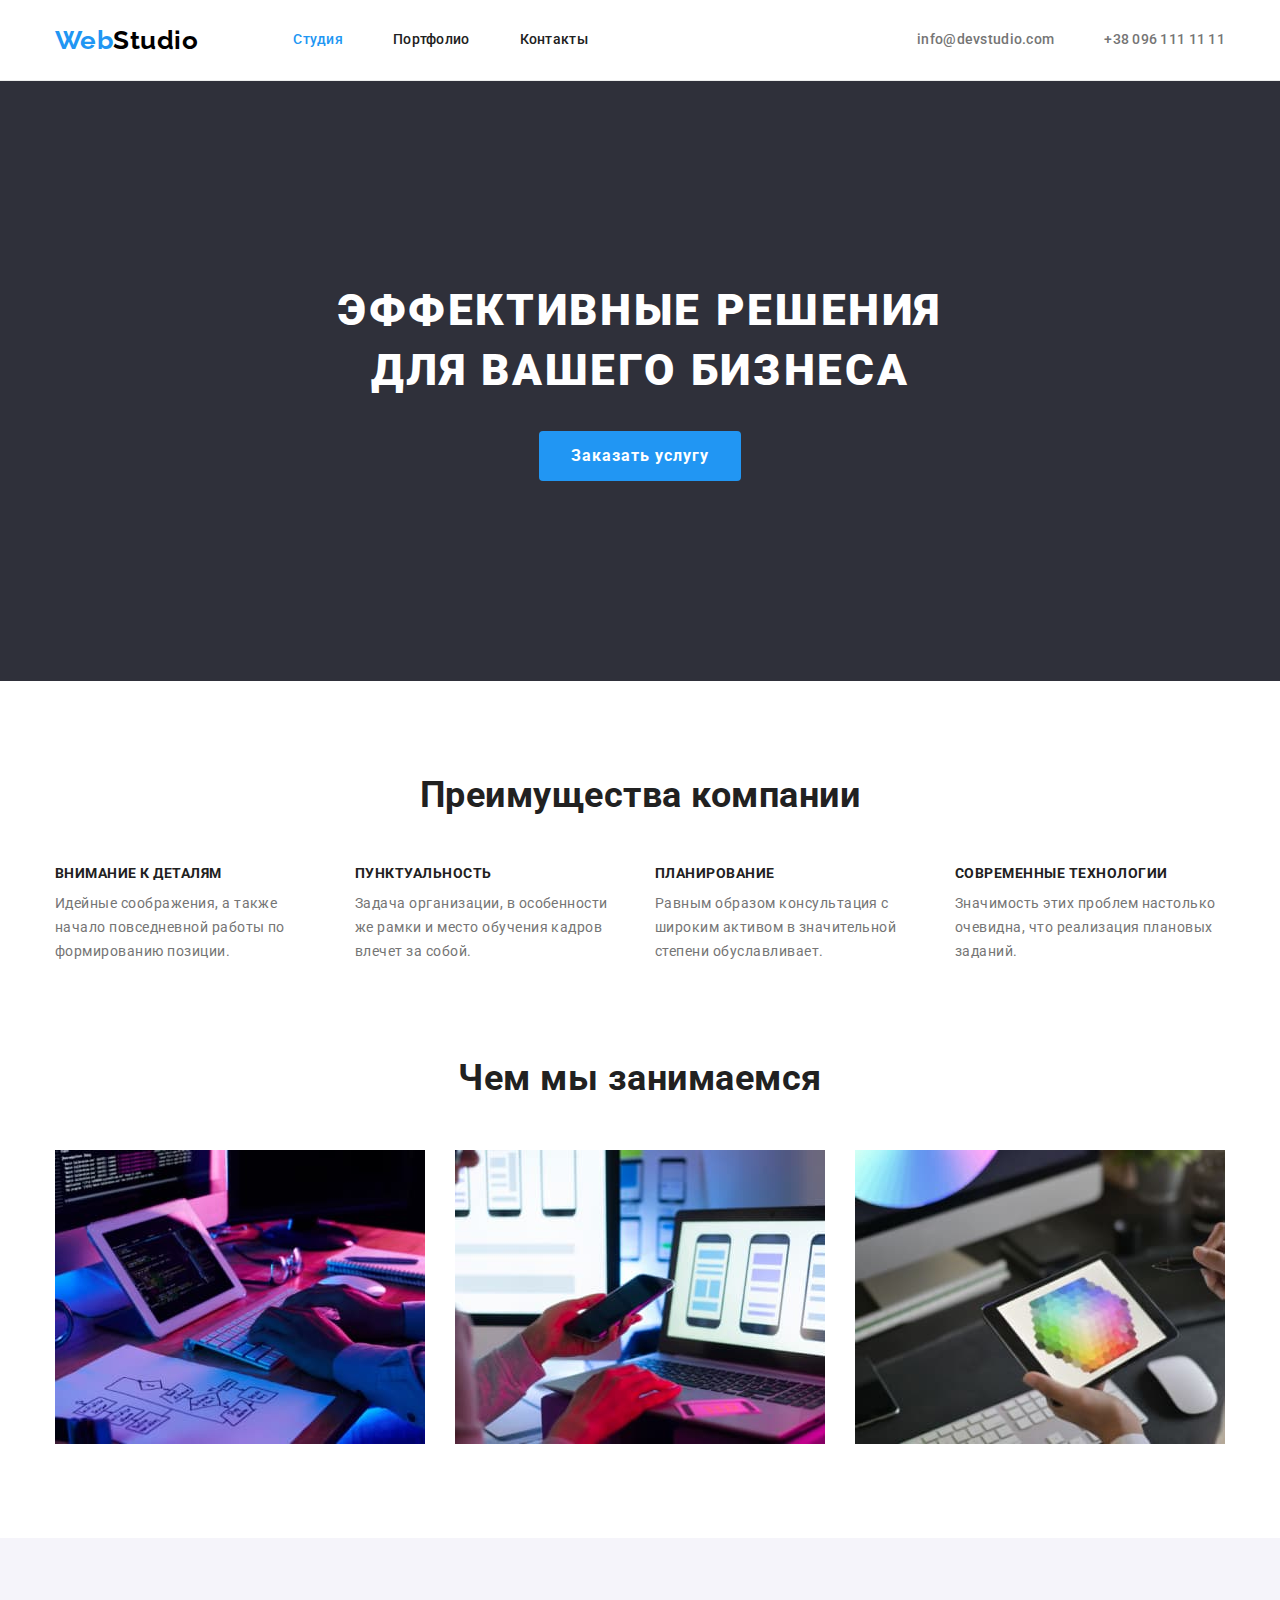
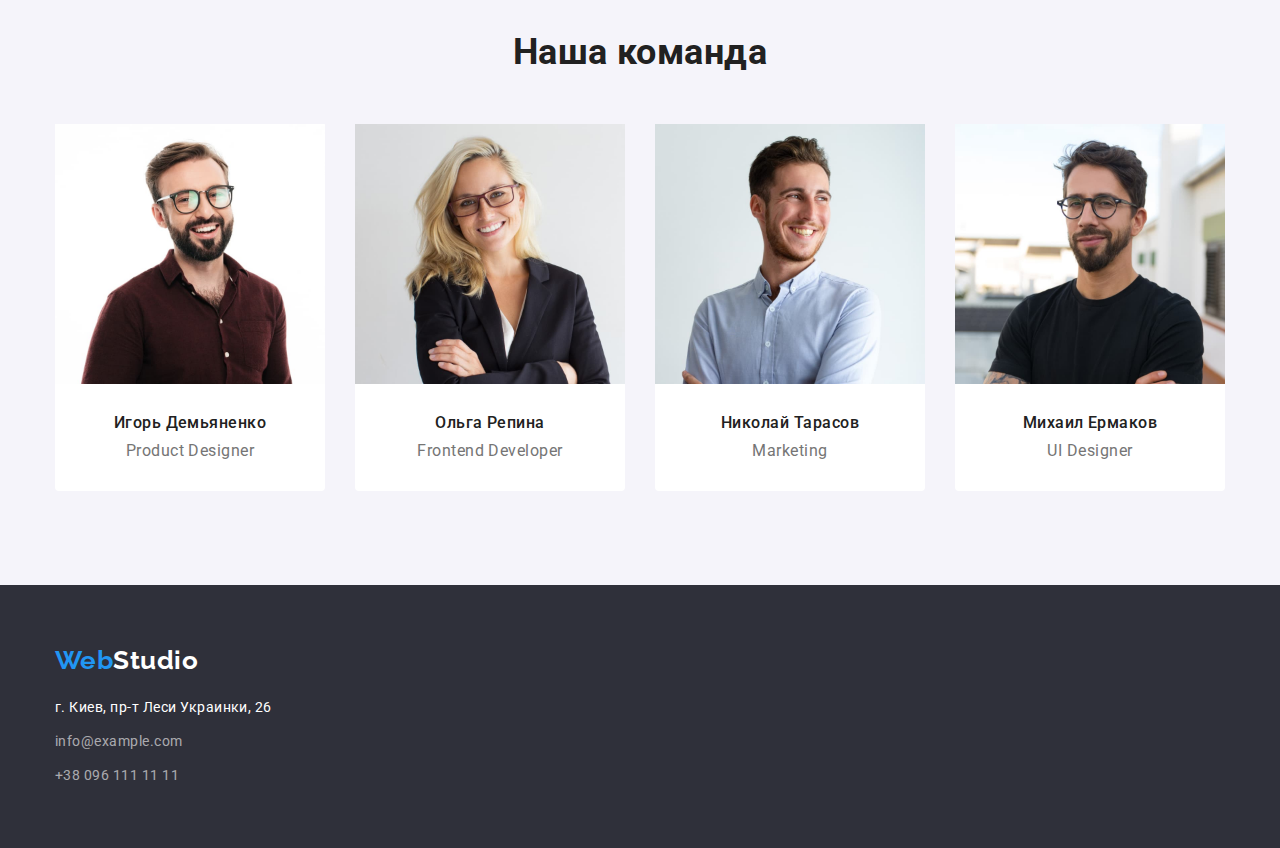
<file: index.html>
<!DOCTYPE html>
<html lang="ru">
<head>
    <meta charset="UTF-8">
    <meta http-equiv="X-UA-Compatible" content="IE=edge">
    <meta name="viewport" content="width=device-width, initial-scale=1.0">
    <title>Студия</title>
    <link rel="stylesheet" href="https://cdnjs.cloudflare.com/ajax/libs/modern-normalize/1.1.0/modern-normalize.css"
        integrity="sha512-Y0MM+V6ymRKN2zStTqzQ227DWhhp4Mzdo6gnlRnuaNCbc+YN/ZH0sBCLTM4M0oSy9c9VKiCvd4Jk44aCLrNS5Q=="
        crossorigin="anonymous" referrerpolicy="no-referrer" />
    <link rel="preconnect" href="https://fonts.googleapis.com">
    <link rel="preconnect" href="https://fonts.gstatic.com" crossorigin>
    <link href="https://fonts.googleapis.com/css2?family=Raleway:wght@700&family=Roboto:wght@400;500;700;900&display=swap" rel="stylesheet">
    <link rel="stylesheet" href="./css/styles.css">
</head>
<body>
    <!--шапка сайта студии-->
    <header>
        <!--навигация-->
        <div class="container header-nav">
        <nav class="main-nav">
            <a class="logo link" href="./index.html">Web<span class="logo-header-end">Studio</span></a>
            <ul class="site-nav list">
                <li class="item"><a href="./index.html" class="current link">Студия</a>
                </li>
                <li class="item" ><a href="./portfolio.html" class="link">Портфолио</a>
                </li>
                <li class="item" ><a href="" class="link">Контакты</a>
                </li>
            </ul>
        </nav>
        <!--связь-->
        <ul class="contacts list">
            <li class="item">
                <a href="mailto:info@devstudio.com" class="link">info@devstudio.com</a>
            </li>
            <li  class="item">
                <a href="tel:+380961111111" class="link">+38 096 111 11 11</a>
            </li>
        </ul>
        </div>
        
    </header>
    <main>
        <!--герой-->
        <section class="hero">
            <h1 class="hero-title">Эффективные решения <br> для вашего бизнеса</h1>
            <button class="hero-button button" type="button">Заказать услугу</button>
        </section>
        <!--секция преимущества компании-->
        <section class="section">
            <div class="container">
                <h2 class="section-title">Преимущества компании</h2>
                <ul class="advantage list">
                    <li class="item">
                        <h3 class="advantage-title">Внимание к деталям</h3>
                        <p class="advantage-text">Идейные соображения, а также начало повседневной работы по формированию позиции.</p>
                    </li>
                    <li class="item">
                        <h3 class="advantage-title">Пунктуальность</h3>
                        <p class="advantage-text">Задача организации, в особенности же рамки и место обучения кадров влечет за собой.
                        </p>
                    </li>
                    <li class="item">
                        <h3 class="advantage-title">Планирование</h3>
                        <p class="advantage-text">Равным образом консультация с широким активом в значительной степени обуславливает.
                        </p>
                    </li>
                    <li class="item">
                        <h3 class="advantage-title">Современные технологии</h3>
                        <p class="advantage-text">Значимость этих проблем настолько очевидна, что реализация плановых заданий.</p>
                    </li>
                </ul>
            </div>            
        </section>
        <!--секция чем занимается компания-->
        <section class="specialization-section section">
            <div class="container">
                <h2 class="section-title">Чем мы занимаемся</h2>
                <ul class="specialization list">
                    <li class="item"><img src="images/optimg1.jpg" alt="работа  за  компьютером" width="370" height="294">
                    </li>
                    <li class="item"><img src="images/optimg2.jpg" alt="взаимодействие с разными гаджетами" width="370" height="294">
                    </li>
                    <li class="item"><img src="images/optimg3.jpg" alt="оформление графических интерфейсов" width="370" height="294">
                    </li>
                </ul>
            </div>           
        </section>
        <!--секция наша команда-->
        <section class="our-team section">
            <div class="container">
                <h2 class="section-title">Наша команда</h2>
                <ul class="team list">
                    <li class="item"><img class="team-photo" src="images/img1.jpg" alt="Игорь Демьяненко" width="270" height="260">
                        <div class="team-text">
                            <h3 class="team-title">Игорь Демьяненко</h3>
                            <p class="team-profession" lang="en">Product Designer</p>
                        </div>                        
                    </li>

                    <li class="item"><img class="team-photo" src="images/img2.jpg" alt="Ольга Репина" width="270" height="260">
                        <div class="team-text">
                            <h3 class="team-title">Ольга Репина</h3>
                            <p class="team-profession" lang="en">Frontend Developer</p>
                        </div>
                    </li>

                    <li class="item"><img class="team-photo" src="images/img3.jpg" alt="Николай Тарасов" width="270" height="260">
                        <div class="team-text">
                            <h3 class="team-title">Николай Тарасов</h3>
                            <p class="team-profession" lang="en">Marketing</p>
                        </div>

                    </li>

                    <li class="item"><img class="team-photo" src="images/img4.jpg" alt="Михаил Ермаков" width="270" height="260">
                        <div class="team-text">
                            <h3 class="team-title">Михаил Ермаков</h3>
                            <p class="team-profession" lang="en">UI Designer</p>
                        </div>                        
                    </li>
                </ul>
            </div>            
        </section>  
    </main>
    <!--подвал страницы-->
    <footer class="footer">
        <div class="container">
            <div class="logo-footer">
                <a class="logo link" href="./index.html">Web<span class="logo-footer-end">Studio</span></a>
            </div>
                <address class="adress">
                <p class="adress-location">г. Киев, пр-т Леси Украинки, 26</p>
                <ul class="adress-contacts list">
                    <li class="adress-contact-item">
                        <a href="mailto:info@example.com" class="footer-mail link">info@example.com</a>
                    </li>
                    <li class="adress-contact-item">
                        <a href="tel:+380961111111" class="footer-tel link">+38 096 111 11 11</a>
                    </li>
                </ul>
            </address>
        </div>
    </footer>    
</body>
</html>
</file>
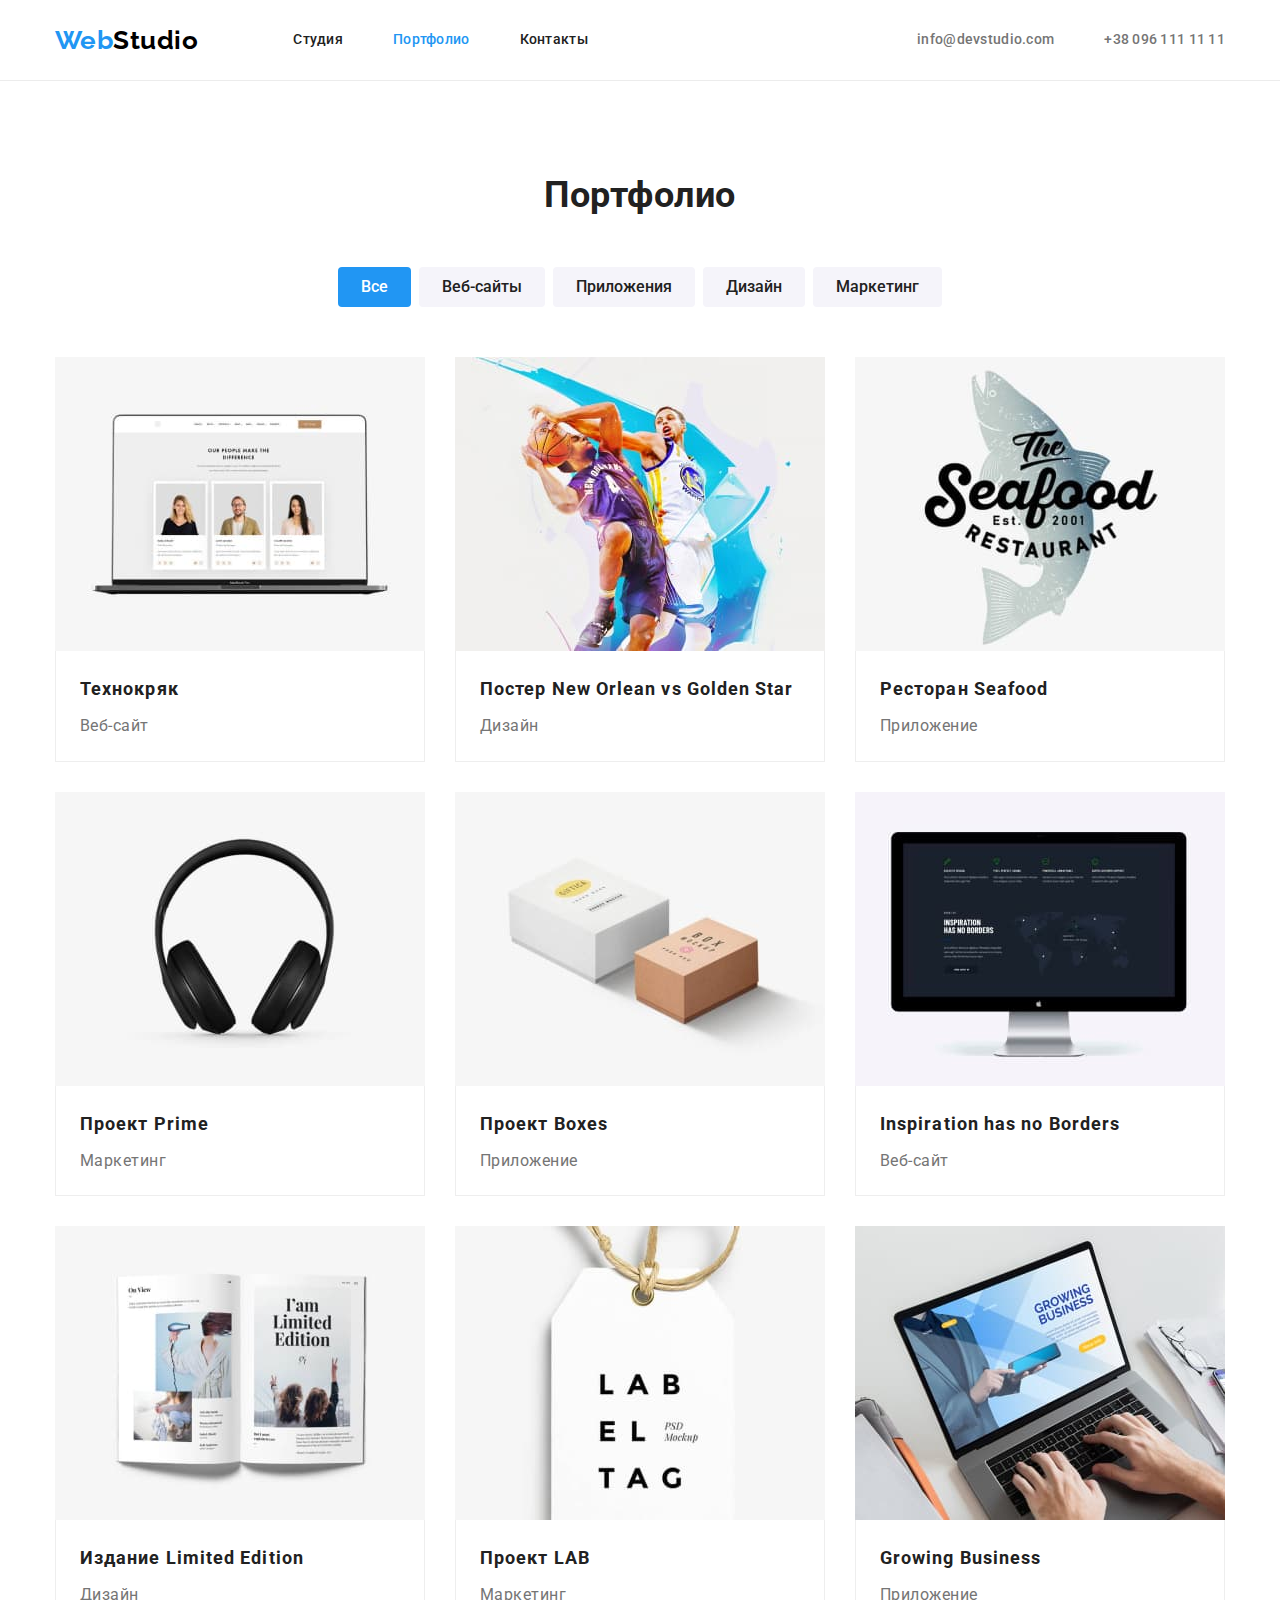
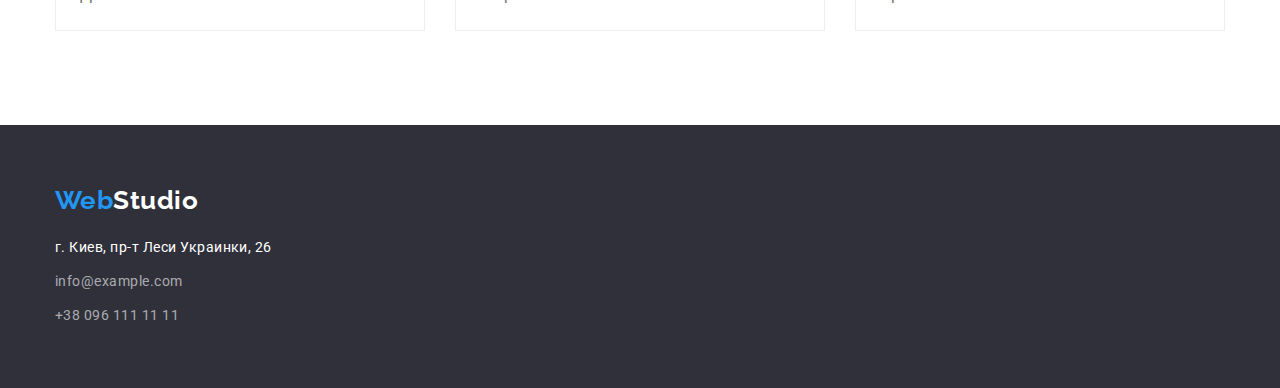
<file: portfolio.html>
<!DOCTYPE html>
<html lang="en">
<head>
    <meta charset="UTF-8">
    <meta http-equiv="X-UA-Compatible" content="IE=edge">
    <meta name="viewport" content="width=device-width, initial-scale=1.0">
    <title>Портфолио</title>
    <link rel="stylesheet" href="https://cdnjs.cloudflare.com/ajax/libs/modern-normalize/1.1.0/modern-normalize.css"
        integrity="sha512-Y0MM+V6ymRKN2zStTqzQ227DWhhp4Mzdo6gnlRnuaNCbc+YN/ZH0sBCLTM4M0oSy9c9VKiCvd4Jk44aCLrNS5Q=="
        crossorigin="anonymous" referrerpolicy="no-referrer"/>
    <link rel="preconnect" href="https://fonts.googleapis.com">
    <link rel="preconnect" href="https://fonts.gstatic.com" crossorigin>
    <link href="https://fonts.googleapis.com/css2?family=Raleway:wght@700&family=Roboto:wght@400;500;700;900&display=swap"
        rel="stylesheet">
    <link rel="stylesheet" href="./css/styles.css">
</head>
<body>
    <!--шапка сайта студии-->
    <header>
        <!--навигация-->
        <div class="container header-nav">
            <nav class="main-nav">
                <a class="logo link" href="./index.html">Web<span class="logo-header-end">Studio</span></a>
                <ul class="site-nav list">
                    <li class="item"><a href="./index.html" class="link">Студия</a>
                    </li>
                    <li class="item"><a href="./portfolio.html" class="current link">Портфолио</a>
                    </li>
                    <li class="item"><a href="" class="link">Контакты</a>
                    </li>
                </ul>
            </nav>
            <!--связь-->
            <ul class="contacts list">
                <li class="item">
                    <a href="mailto:info@devstudio.com" class="link">info@devstudio.com</a>
                </li>
                <li class="item">
                    <a href="tel:+380961111111" class="link">+38 096 111 11 11</a>
                </li>
            </ul>
        </div>
    
    </header>
    <!--проекты компании-->
    <main>
        <section class="section">
            <div class="container">
                <h1 class="section-title">Портфолио</h1>
                <ul class="portfolio-buttons list">
                    <li class="item"><button class="button active-btn" type="button">Все</button></li>
                    <li class="item"><button class="button" type="button">Веб-сайты</button></li>
                    <li class="item"><button class="button" type="button">Приложения</button></li>
                    <li class="item"><button class="button" type="button">Дизайн</button></li>
                    <li class="item"><button class="button" type="button">Маркетинг</button></li>
                </ul>
                <ul class="project list">
                    <li class="item">
                        <a href="" class="link"><img src="images/img-a.jpg" alt="Ноутбук" width="370" height="294">
                           <div class="project-text">
                                <h2 class="project-title">Технокряк</h2>
                                <p class="project-type">Веб-сайт</p>
                           </div>
                        </a>
                    </li>

                    <li class="item">
                        <a href="" class="link"><img src="images/img-b.jpg" alt="баскетболисти" width="370" height="294">
                            <div class="project-text">
                                <h2 class="project-title">Постер <span lang="en">New Orlean vs Golden Star</span></h2>
                                <p class="project-type">Дизайн</p>
                            </div>
                        </a>
                    </li>

                    <li class="item">
                        <a href="" class="link"><img class="portfolio-img" src="images/img-c.jpg" alt="логотип ресторана рыба с текстом" width="370"
                                height="294">
                           <div class="project-text">
                                <h2 class="project-title">Ресторан <span lang="en">Seafood</span></h2>
                                <p class="project-type">Приложение</p>
                           </div>
                        </a>
                    </li>

                    <li class="item">
                        <a href="" class="link"><img src="images/img-d.jpg" alt="полноразмерные наушники" width="370" height="294">
                            <div class="project-text">
                                <h2 class="project-title">Проект <span lang="en">Prime</span></h2>
                                <p class="project-type">Маркетинг</p>
                            </div>
                        </a>
                    </li>

                    <li class="item">
                        <a href="" class="link"><img src="images/img-e.jpg" alt="две коробки" width="370" height="294">
                            <div class="project-text">
                                <h2 class="project-title">Проект <span lang="en">Boxes</span> </h2>
                                <p class="project-type">Приложение</p>
                            </div>
                        </a>
                    </li>

                    <li class="item">
                        <a href="" class="link"><img src="images/img-f.jpg" alt="монитор" width="370" height="294">
                            <div class="project-text">
                                <h2 class="project-title" lang="en">Inspiration has no Borders</h2>
                                <p class="project-type">Веб-сайт</p>
                            </div>
                        </a>
                    </li>

                    <li class="item">
                        <a href="" class="link"><img src="images/img-g.jpg" alt="разкрытая книга" width="370" height="294">
                            <div class="project-text">
                                <h2 class="project-title">Издание <span lang="en">Limited Edition</span></h2>
                                <p class="project-type">Дизайн</p>
                            </div>
                        </a>
                    </li>

                    <li class="item">
                        <a href="" class="link"><img src="images/img-h.jpg" alt="бирка" width="370" height="294">
                            <div class="project-text">
                                <h2 class="project-title">Проект <span lang="en">LAB</span></h2>
                                <p class="project-type">Маркетинг</p>
                            </div>
                        </a>
                    </li>

                    <li class="item">
                        <a href="" class="link"><img src="images/img-i.jpg" alt="набор текста на клавиатуре ноутбука" width="370"
                                height="294">
                            <div class="project-text">
                                <h2 class="project-title" lang="en">Growing Business</h2>
                                <p class="project-type">Приложение</p>
                            </div>
                        </a>
                    </li>
                </ul>
            </div>
        </section>
    </main>
    <!--подвал страницы-->
<footer class="footer">
    <div class="container">
        <div class="logo-footer">
            <a class="logo link" href="./index.html">Web<span class="logo-footer-end">Studio</span></a>
        </div>
        <address class="adress">
            <p class="adress-location">г. Киев, пр-т Леси Украинки, 26</p>
            <ul class="adress-contacts list">
                <li class="adress-contact-item">
                    <a href="mailto:info@example.com" class="footer-mail link">info@example.com</a>
                </li>
                <li class="adress-contact-item">
                    <a href="tel:+380961111111" class="footer-tel link">+38 096 111 11 11</a>
                </li>
            </ul>
        </address>
    </div>
</footer>
</body>
</html>
</file>
<file: css/styles.css>
:root {
  --pimary-tex-color: #757575;
  --accent-tex-color: #2196f3;
  --secondary-tex-color: #212121;
  --primary-white-color: #ffffff;
  --primary-black-color: #000000;
  --secondary-background-color: #f5f4fa;
  --hero-footer-background-color: #2f303a;
  --hero-button-hover-color: #188ce8;
  --project-border-color: #eeeeee;
}

/* палитра */
/* основной цвет фона   #ffffff */
/* дополнительный цвет фона     #F5F4FA */
/* цвет основного текста   #757575 */
/* цвет вторичного цвета     #212121  */
/* дополнительный  цвет текста     #FFFFFF  */
/* цвет акцента   #2196F3 */
/* цвет акцента главной  кнопки    #188CE8 */
/* цвет адреса   rgba(255, 255, 255, 0.6) */
/* цвет фона героя и футера #2F303A */
/* дополнительный цвет текста логотипа, рамки главной кнопки  #000000 */
/* цвет рамки карточки проекта    #EEEEEE */
body {
  font-family: "Roboto", sans-serif;
  background-color: var(--primary-white-color);
  color: var(--pimary-tex-color);
  letter-spacing: 0.03em;
}
/* *********************style reset******************** */
.list {
  padding: 0;
  margin: 0;
  list-style: none;
}
.link {
  text-decoration: none;
}
img {
  display: block;
  max-width: 100%;
  height: auto;
}

/* **************************************************** */
.container {
  width: 1200px;
  padding-left: 15px;
  padding-right: 15px;
  margin-left: auto;
  margin-right: auto;
}
.section {
  padding-top: 94px;
  padding-bottom: 94px;
}
/* __________________________________________шапка сайта студии__________________________________________________________ */
header {
  border-bottom: 1px solid #ececec;
}
.logo {
  font-family: raleway, sans-serif;
  color: var(--accent-tex-color);
  font-weight: 700;
  font-size: 26px;
  line-height: 1.19;
}

.logo-header-end {
  color: var(--primary-black-color);
}
.logo-footer-end {
  color: var(--primary-white-color);
}
.logo-footer {
  margin-bottom: 20px;
}
/* ___________________________________________навигация___________________________________________________________ */
.header-nav {
  display: flex;
}
.main-nav {
  display: flex;
  align-items: center;
}

.main-nav .link {
  display: block;
  padding-top: 24px;
  padding-bottom: 24px;
}

.site-nav {
  display: flex;
  margin-left: 95px;
}
.contacts .item + .item,
.site-nav .item + .item {
  margin-left: 50px;
}
.site-nav .link {
  display: block;
  padding-top: 32px;
  padding-bottom: 32px;

  color: var(--secondary-tex-color);
  font-weight: 500;
  font-size: 14px;
  line-height: 1.14;
  letter-spacing: 0.02em;
}
.contacts {
  display: flex;
  margin-left: auto;
}

.contacts .link {
  display: block;
  padding-top: 32px;
  padding-bottom: 32px;

  color: var(--pimary-tex-color);
  font-weight: 500;
  font-size: 14px;
  line-height: 1.14;
  letter-spacing: 0.02em;
}
.site-nav .current,
.site-nav .link:hover,
.site-nav .link:focus,
.contacts .link:hover,
.contacts .link:focus,
.adress-contacts .link:hover,
.adress-contacts .link:focus {
  color: var(--accent-tex-color);
}

/* __________________________________ герой ______________________________________________________________ */

.hero {
  padding-top: 200px;
  padding-bottom: 200px;

  background-color: var(--hero-footer-background-color);
  text-align: center;
}

.hero-title {
  margin-top: 0;
  margin-bottom: 30px;

  color: var(--primary-white-color);
  font-weight: 900;
  font-size: 44px;
  line-height: 1.36;
  letter-spacing: 0.06em;
  text-transform: uppercase;
}

/* _____________________________________основная информация страницы__________________________________________ */
/* ____________секция преимущества компании________________ */
.section-title {
  margin-top: 0;
  margin-bottom: 50px;

  color: var(--secondary-tex-color);
  font-weight: 700;
  font-size: 36px;
  line-height: 1.16;
  text-align: center;
}

.advantage {
  display: flex;
}
.advantage .item {
  width: 270px;
  margin-right: 30px;
}
.advantage .item:nth-child(4n) {
  margin-right: 0;
}
.advantage-title {
  margin-top: 0;
  margin-bottom: 10px;

  color: var(--secondary-tex-color);
  font-weight: 700;
  font-size: 14px;
  line-height: 1.14;
  text-transform: uppercase;
}
.advantage-text {
  margin-top: 0;
  margin-bottom: 0;

  font-size: 14px;
  line-height: 1.71;
}
/* ____________________секция чем занимается компания______________ */
.specialization-section {
  padding-top: 0px;
}
.specialization {
  display: flex;
}
.specialization .item {
  width: 370px;
  margin-right: 30px;
}
.specialization .item:nth-child(3n) {
  margin-right: 0;
}
/* __________________________секция наша команда___________________ */
.team {
  display: flex;
  text-align: center;
}
.team .item {
  width: 270px;
  margin-right: 30px;
  /* padding-bottom: 30px; */

  border-radius: 4px;
  background-color: var(--primary-white-color);
}
.team .item:nth-child(4n) {
  margin-right: 0;
}

.team-text {
  padding-top: 30px;
  padding-bottom: 30px;
}
.team-title {
  margin-top: 0;
  margin-bottom: 10px;

  color: var(--secondary-tex-color);
  font-weight: 500;
  font-size: 16px;
  line-height: 1.18;
}
.team-profession {
  margin-top: 0;
  margin-bottom: 0;

  font-size: 16px;
  line-height: 1.18;
  text-align: center;
}
.our-team {
  background-color: var(--secondary-background-color);
}
/* _____________________________портфолио____________________ */
.portfolio-buttons {
  display: flex;
  justify-content: center;

  margin-bottom: 50px;
}
.portfolio-buttons .item + .item {
  margin-left: 8px;
}
/* __________________________проекты_____________________ */
.project {
  display: flex;
  flex-wrap: wrap;
  margin-left: -30px;
  margin-top: -30px;
}
.project > .item {
  flex-basis: 370px;
  margin-left: 30px;
  margin-top: 30px;
}

.project-text {
  padding: 20px 24px;

  border-width: 0 1px 1px 1px;
  border-style: solid;
  border-color: var(--project-border-color);
}

.project-title {
  margin-top: 0;
  margin-bottom: 4px;

  color: var(--secondary-tex-color);
  font-weight: 700;
  font-size: 18px;
  line-height: 2;
  letter-spacing: 0.06em;
}
.project-type {
  margin-top: 0;
  margin-bottom: 0;

  color: var(--pimary-tex-color);
  font-size: 16px;
  line-height: 1.87;
}

/* ____________________________________________подвал страницы_______________________________________________ */
.footer {
  padding-top: 60px;
  padding-bottom: 60px;
  background-color: var(--hero-footer-background-color);
}
.footer .link {
  display: block;
}
.adress {
  color: var(--primary-white-color);
  font-style: normal;
  font-size: 14px;
  line-height: 1.71;
}
.adress-location {
  margin-top: 0px;
  margin-bottom: 10px;
}
.footer-mail {
  margin-bottom: 10px;
}
.footer-tel {
  margin-bottom: 0;
}

.adress-contacts .link {
  color: rgba(255, 255, 255, 0.6);
}
/* ____________________________________________BUTTONS_________________________________________________ */
.button {
  display: inline-block;
  border: 1px solid transparent;
  border-radius: 4px;
  padding: 6px 22px;
  min-width: 73px;

  font-family: inherit;
  font-weight: 500;
  font-size: 16px;
  line-height: 1.62;
  text-align: center;
  background-color: var(--secondary-background-color);
  color: var(--secondary-tex-color);
  cursor: pointer;
}
.active-btn,
.button:hover,
.button:focus {
  background-color: var(--accent-tex-color);
  color: var(--primary-white-color);
}
.hero-button.button {
  padding: 10px 32px;
  border: 1px;
  border-color: var(--primary-black-color);

  font-weight: 700;
  font-size: 16px;
  line-height: 1.87;
  text-align: center;
  letter-spacing: 0.06em;
  background-color: var(--accent-tex-color);
  color: var(--primary-white-color);
}
.hero-button.button:hover,
.hero-button.button:focus {
  background-color: var(--hero-button-hover-color);
}
</file>
